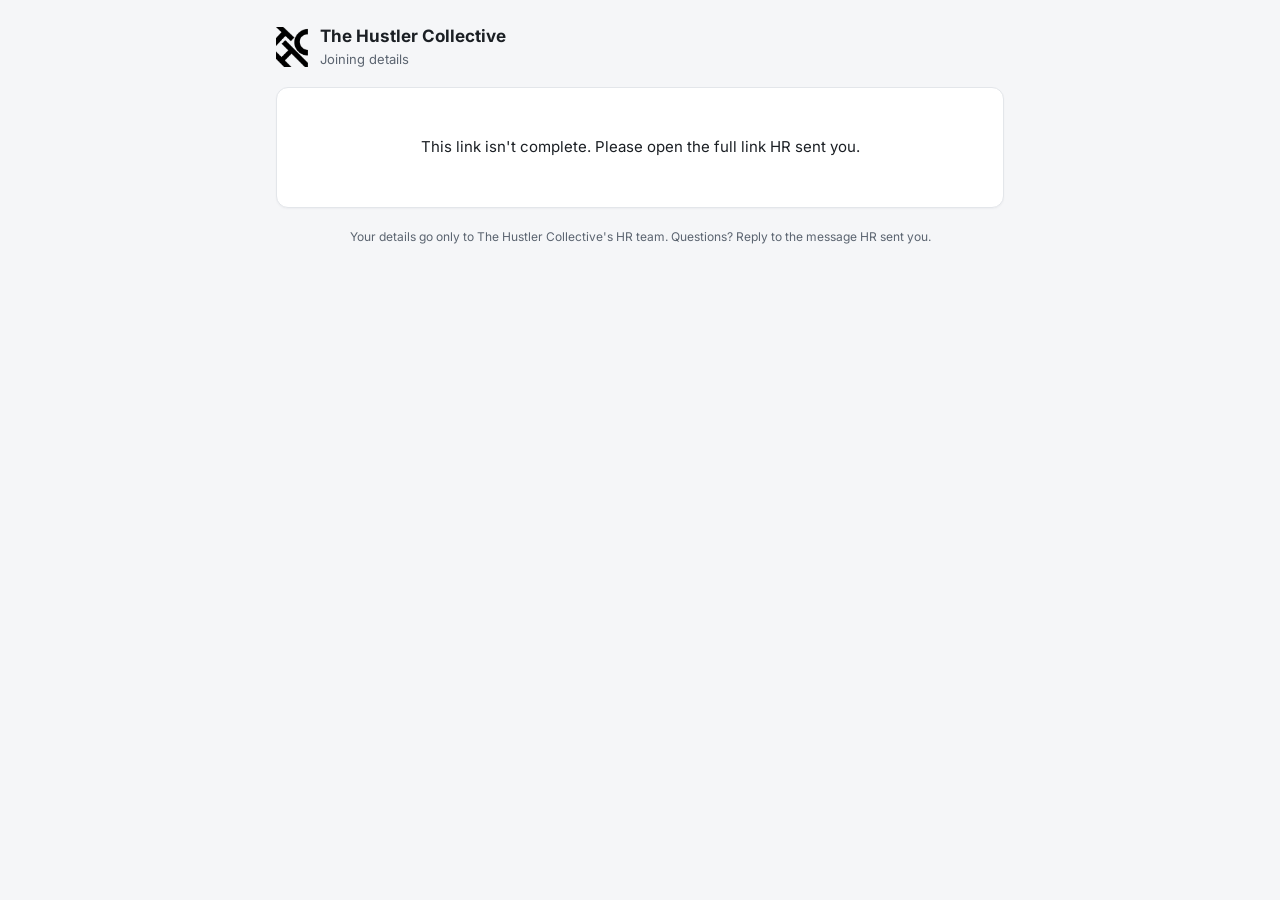
<file: index.html>
<!doctype html>
<html lang="en">
  <head>
    <meta charset="UTF-8" />
    <meta name="viewport" content="width=device-width, initial-scale=1.0" />
    <meta name="robots" content="noindex, nofollow" />
    <meta name="referrer" content="no-referrer" />
    <title>Joining details · The Hustler Collective</title>
    <script type="module" crossorigin src="./assets/join-DdM6_ghb.js"></script>
    <link rel="stylesheet" crossorigin href="./assets/join-LLkfHRBK.css">
  </head>
  <body>
    <div id="root"></div>
  </body>
</html>
</file>
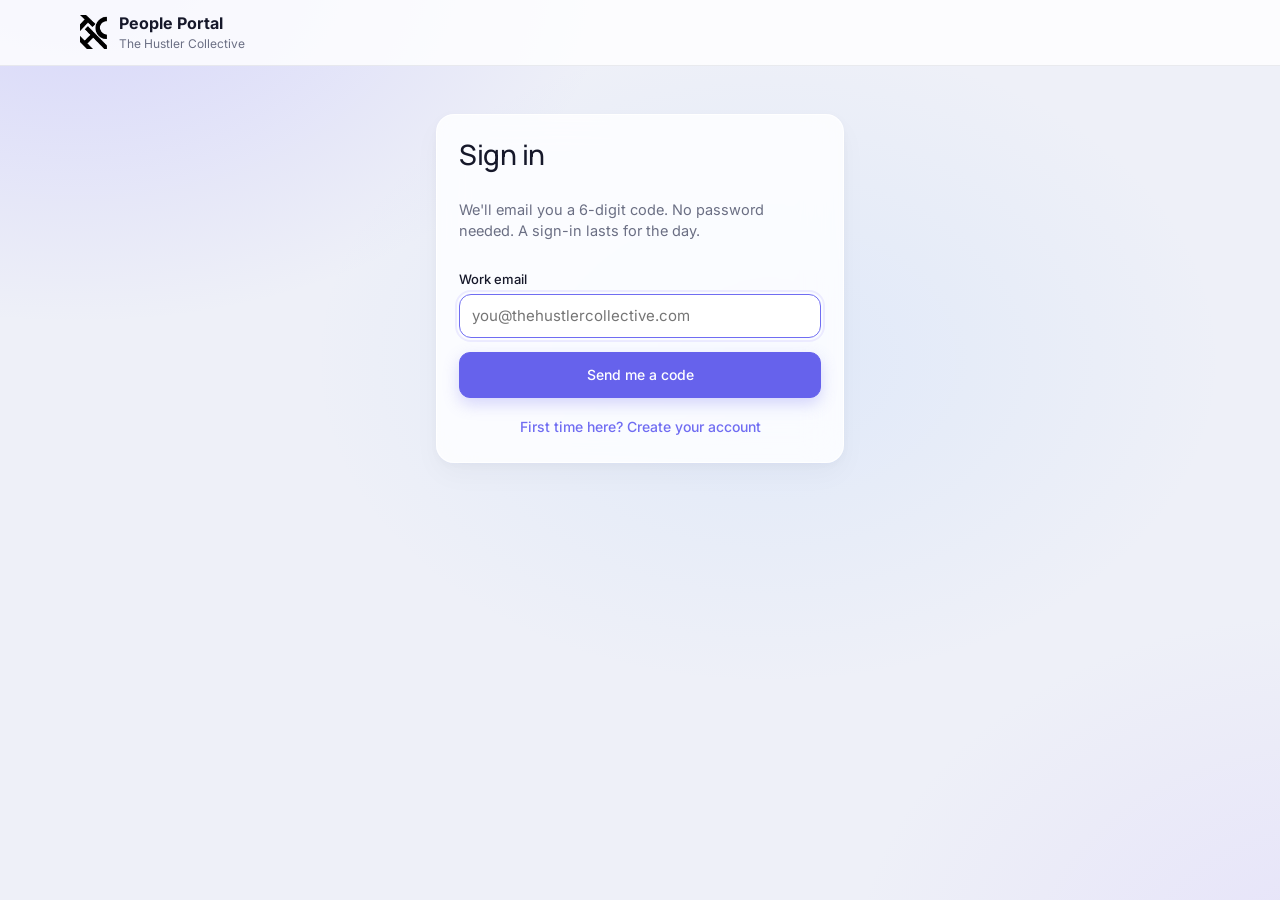
<file: portal/index.html>
<!doctype html>
<html lang="en">
  <head>
    <meta charset="UTF-8" />
    <meta name="viewport" content="width=device-width, initial-scale=1.0" />
    <meta name="robots" content="noindex, nofollow" />
    <meta name="referrer" content="no-referrer" />
    <meta name="theme-color" content="#2f4fc4" />
    <title>People Portal · The Hustler Collective</title>
    <script type="module" crossorigin src="./assets/portal-DzKuzDtj.js"></script>
    <link rel="stylesheet" crossorigin href="./assets/portal-D-3KZsQn.css">
  </head>
  <body>
    <div id="root"></div>
  </body>
</html>
</file>
<file: assets/join-LLkfHRBK.css>
@font-face{font-family:Inter;font-style:normal;font-display:swap;font-weight:400;src:url(./inter-cyrillic-ext-400-normal-BQZuk6qB.woff2) format("woff2"),url(./inter-cyrillic-ext-400-normal-DQukG94-.woff) format("woff");unicode-range:U+0460-052F,U+1C80-1C8A,U+20B4,U+2DE0-2DFF,U+A640-A69F,U+FE2E-FE2F}@font-face{font-family:Inter;font-style:normal;font-display:swap;font-weight:400;src:url(./inter-cyrillic-400-normal-obahsSVq.woff2) format("woff2"),url(./inter-cyrillic-400-normal-HOLc17fK.woff) format("woff");unicode-range:U+0301,U+0400-045F,U+0490-0491,U+04B0-04B1,U+2116}@font-face{font-family:Inter;font-style:normal;font-display:swap;font-weight:400;src:url(./inter-greek-ext-400-normal-DGGRlc-M.woff2) format("woff2"),url(./inter-greek-ext-400-normal-KugGGMne.woff) format("woff");unicode-range:U+1F00-1FFF}@font-face{font-family:Inter;font-style:normal;font-display:swap;font-weight:400;src:url(./inter-greek-400-normal-B4URO6DV.woff2) format("woff2"),url(./inter-greek-400-normal-q2sYcFCs.woff) format("woff");unicode-range:U+0370-0377,U+037A-037F,U+0384-038A,U+038C,U+038E-03A1,U+03A3-03FF}@font-face{font-family:Inter;font-style:normal;font-display:swap;font-weight:400;src:url(./inter-vietnamese-400-normal-DMkecbls.woff2) format("woff2"),url(./inter-vietnamese-400-normal-Bbgyi5SW.woff) format("woff");unicode-range:U+0102-0103,U+0110-0111,U+0128-0129,U+0168-0169,U+01A0-01A1,U+01AF-01B0,U+0300-0301,U+0303-0304,U+0308-0309,U+0323,U+0329,U+1EA0-1EF9,U+20AB}@font-face{font-family:Inter;font-style:normal;font-display:swap;font-weight:400;src:url(./inter-latin-ext-400-normal-C1nco2VV.woff2) format("woff2"),url(./inter-latin-ext-400-normal-77YHD8bZ.woff) format("woff");unicode-range:U+0100-02BA,U+02BD-02C5,U+02C7-02CC,U+02CE-02D7,U+02DD-02FF,U+0304,U+0308,U+0329,U+1D00-1DBF,U+1E00-1E9F,U+1EF2-1EFF,U+2020,U+20A0-20AB,U+20AD-20C0,U+2113,U+2C60-2C7F,U+A720-A7FF}@font-face{font-family:Inter;font-style:normal;font-display:swap;font-weight:400;src:url(./inter-latin-400-normal-C38fXH4l.woff2) format("woff2"),url(./inter-latin-400-normal-CyCys3Eg.woff) format("woff");unicode-range:U+0000-00FF,U+0131,U+0152-0153,U+02BB-02BC,U+02C6,U+02DA,U+02DC,U+0304,U+0308,U+0329,U+2000-206F,U+20AC,U+2122,U+2191,U+2193,U+2212,U+2215,U+FEFF,U+FFFD}@font-face{font-family:Inter;font-style:normal;font-display:swap;font-weight:500;src:url(./inter-cyrillic-ext-500-normal-B0yAr1jD.woff2) format("woff2"),url(./inter-cyrillic-ext-500-normal-BmqWE9Dz.woff) format("woff");unicode-range:U+0460-052F,U+1C80-1C8A,U+20B4,U+2DE0-2DFF,U+A640-A69F,U+FE2E-FE2F}@font-face{font-family:Inter;font-style:normal;font-display:swap;font-weight:500;src:url(./inter-cyrillic-500-normal-BasfLYem.woff2) format("woff2"),url(./inter-cyrillic-500-normal-CxZf_p3X.woff) format("woff");unicode-range:U+0301,U+0400-045F,U+0490-0491,U+04B0-04B1,U+2116}@font-face{font-family:Inter;font-style:normal;font-display:swap;font-weight:500;src:url(./inter-greek-ext-500-normal-C4iEst2y.woff2) format("woff2"),url(./inter-greek-ext-500-normal-2j5mBUwD.woff) format("woff");unicode-range:U+1F00-1FFF}@font-face{font-family:Inter;font-style:normal;font-display:swap;font-weight:500;src:url(./inter-greek-500-normal-BIZE56-Y.woff2) format("woff2"),url(./inter-greek-500-normal-Xzm54t5V.woff) format("woff");unicode-range:U+0370-0377,U+037A-037F,U+0384-038A,U+038C,U+038E-03A1,U+03A3-03FF}@font-face{font-family:Inter;font-style:normal;font-display:swap;font-weight:500;src:url(./inter-vietnamese-500-normal-DOriooB6.woff2) format("woff2"),url(./inter-vietnamese-500-normal-mJboJaSs.woff) format("woff");unicode-range:U+0102-0103,U+0110-0111,U+0128-0129,U+0168-0169,U+01A0-01A1,U+01AF-01B0,U+0300-0301,U+0303-0304,U+0308-0309,U+0323,U+0329,U+1EA0-1EF9,U+20AB}@font-face{font-family:Inter;font-style:normal;font-display:swap;font-weight:500;src:url(./inter-latin-ext-500-normal-CV4jyFjo.woff2) format("woff2"),url(./inter-latin-ext-500-normal-BxGbmqWO.woff) format("woff");unicode-range:U+0100-02BA,U+02BD-02C5,U+02C7-02CC,U+02CE-02D7,U+02DD-02FF,U+0304,U+0308,U+0329,U+1D00-1DBF,U+1E00-1E9F,U+1EF2-1EFF,U+2020,U+20A0-20AB,U+20AD-20C0,U+2113,U+2C60-2C7F,U+A720-A7FF}@font-face{font-family:Inter;font-style:normal;font-display:swap;font-weight:500;src:url(./inter-latin-500-normal-Cerq10X2.woff2) format("woff2"),url(./inter-latin-500-normal-BL9OpVg8.woff) format("woff");unicode-range:U+0000-00FF,U+0131,U+0152-0153,U+02BB-02BC,U+02C6,U+02DA,U+02DC,U+0304,U+0308,U+0329,U+2000-206F,U+20AC,U+2122,U+2191,U+2193,U+2212,U+2215,U+FEFF,U+FFFD}@font-face{font-family:Inter;font-style:normal;font-display:swap;font-weight:600;src:url(./inter-cyrillic-ext-600-normal-Dfes3d0z.woff2) format("woff2"),url(./inter-cyrillic-ext-600-normal-Bcila6Z-.woff) format("woff");unicode-range:U+0460-052F,U+1C80-1C8A,U+20B4,U+2DE0-2DFF,U+A640-A69F,U+FE2E-FE2F}@font-face{font-family:Inter;font-style:normal;font-display:swap;font-weight:600;src:url(./inter-cyrillic-600-normal-CWCymEST.woff2) format("woff2"),url(./inter-cyrillic-600-normal-4D_pXhcN.woff) format("woff");unicode-range:U+0301,U+0400-045F,U+0490-0491,U+04B0-04B1,U+2116}@font-face{font-family:Inter;font-style:normal;font-display:swap;font-weight:600;src:url(./inter-greek-ext-600-normal-DRtmH8MT.woff2) format("woff2"),url(./inter-greek-ext-600-normal-B8X0CLgF.woff) format("woff");unicode-range:U+1F00-1FFF}@font-face{font-family:Inter;font-style:normal;font-display:swap;font-weight:600;src:url(./inter-greek-600-normal-plRanbMR.woff2) format("woff2"),url(./inter-greek-600-normal-BZpKdvQh.woff) format("woff");unicode-range:U+0370-0377,U+037A-037F,U+0384-038A,U+038C,U+038E-03A1,U+03A3-03FF}@font-face{font-family:Inter;font-style:normal;font-display:swap;font-weight:600;src:url(./inter-vietnamese-600-normal-Cc8MFFhd.woff2) format("woff2"),url(./inter-vietnamese-600-normal-BuLX-rYi.woff) format("woff");unicode-range:U+0102-0103,U+0110-0111,U+0128-0129,U+0168-0169,U+01A0-01A1,U+01AF-01B0,U+0300-0301,U+0303-0304,U+0308-0309,U+0323,U+0329,U+1EA0-1EF9,U+20AB}@font-face{font-family:Inter;font-style:normal;font-display:swap;font-weight:600;src:url(./inter-latin-ext-600-normal-D2bJ5OIk.woff2) format("woff2"),url(./inter-latin-ext-600-normal-CIVaiw4L.woff) format("woff");unicode-range:U+0100-02BA,U+02BD-02C5,U+02C7-02CC,U+02CE-02D7,U+02DD-02FF,U+0304,U+0308,U+0329,U+1D00-1DBF,U+1E00-1E9F,U+1EF2-1EFF,U+2020,U+20A0-20AB,U+20AD-20C0,U+2113,U+2C60-2C7F,U+A720-A7FF}@font-face{font-family:Inter;font-style:normal;font-display:swap;font-weight:600;src:url(./inter-latin-600-normal-LgqL8muc.woff2) format("woff2"),url(./inter-latin-600-normal-CiBQ2DWP.woff) format("woff");unicode-range:U+0000-00FF,U+0131,U+0152-0153,U+02BB-02BC,U+02C6,U+02DA,U+02DC,U+0304,U+0308,U+0329,U+2000-206F,U+20AC,U+2122,U+2191,U+2193,U+2212,U+2215,U+FEFF,U+FFFD}@font-face{font-family:Inter;font-style:normal;font-display:swap;font-weight:700;src:url(./inter-cyrillic-ext-700-normal-BjwYoWNd.woff2) format("woff2"),url(./inter-cyrillic-ext-700-normal-LO58E6JB.woff) format("woff");unicode-range:U+0460-052F,U+1C80-1C8A,U+20B4,U+2DE0-2DFF,U+A640-A69F,U+FE2E-FE2F}@font-face{font-family:Inter;font-style:normal;font-display:swap;font-weight:700;src:url(./inter-cyrillic-700-normal-CjBOestx.woff2) format("woff2"),url(./inter-cyrillic-700-normal-DrXBdSj3.woff) format("woff");unicode-range:U+0301,U+0400-045F,U+0490-0491,U+04B0-04B1,U+2116}@font-face{font-family:Inter;font-style:normal;font-display:swap;font-weight:700;src:url(./inter-greek-ext-700-normal-qfdV9bQt.woff2) format("woff2"),url(./inter-greek-ext-700-normal-BoQ6DsYi.woff) format("woff");unicode-range:U+1F00-1FFF}@font-face{font-family:Inter;font-style:normal;font-display:swap;font-weight:700;src:url(./inter-greek-700-normal-C3JjAnD8.woff2) format("woff2"),url(./inter-greek-700-normal-BUv2fZ6O.woff) format("woff");unicode-range:U+0370-0377,U+037A-037F,U+0384-038A,U+038C,U+038E-03A1,U+03A3-03FF}@font-face{font-family:Inter;font-style:normal;font-display:swap;font-weight:700;src:url(./inter-vietnamese-700-normal-DlLaEgI2.woff2) format("woff2"),url(./inter-vietnamese-700-normal-BZaoP0fm.woff) format("woff");unicode-range:U+0102-0103,U+0110-0111,U+0128-0129,U+0168-0169,U+01A0-01A1,U+01AF-01B0,U+0300-0301,U+0303-0304,U+0308-0309,U+0323,U+0329,U+1EA0-1EF9,U+20AB}@font-face{font-family:Inter;font-style:normal;font-display:swap;font-weight:700;src:url(./inter-latin-ext-700-normal-Ca8adRJv.woff2) format("woff2"),url(./inter-latin-ext-700-normal-TidjK2hL.woff) format("woff");unicode-range:U+0100-02BA,U+02BD-02C5,U+02C7-02CC,U+02CE-02D7,U+02DD-02FF,U+0304,U+0308,U+0329,U+1D00-1DBF,U+1E00-1E9F,U+1EF2-1EFF,U+2020,U+20A0-20AB,U+20AD-20C0,U+2113,U+2C60-2C7F,U+A720-A7FF}@font-face{font-family:Inter;font-style:normal;font-display:swap;font-weight:700;src:url(./inter-latin-700-normal-Yt3aPRUw.woff2) format("woff2"),url(./inter-latin-700-normal-BLAVimhd.woff) format("woff");unicode-range:U+0000-00FF,U+0131,U+0152-0153,U+02BB-02BC,U+02C6,U+02DA,U+02DC,U+0304,U+0308,U+0329,U+2000-206F,U+20AC,U+2122,U+2191,U+2193,U+2212,U+2215,U+FEFF,U+FFFD}:root{--bg: #f5f6f8;--card: #ffffff;--border: #e3e6ea;--text: #1b1f24;--muted: #5b6470;--accent: #2f4fc4;--accent-dark: #1e3a9e;--accent-soft: #e6ebfb;--red: #b42318;--red-soft: #fff4f2;--green: #1e6b34;--green-soft: #e3f3e7;color-scheme:light}*{box-sizing:border-box}body{margin:0;background:var(--bg);color:var(--text);font-family:Inter,system-ui,-apple-system,Segoe UI,sans-serif;font-size:15px;line-height:1.5;-webkit-font-smoothing:antialiased}.j-page{max-width:760px;margin:0 auto;padding:24px 16px 48px}.j-top{display:flex;align-items:center;gap:12px;margin-bottom:18px}.j-logo{height:40px;width:auto}.j-company{font-weight:700;font-size:17px}.j-kicker{color:var(--muted);font-size:13px}.j-card{background:var(--card);border:1px solid var(--border);border-radius:12px;padding:28px;box-shadow:0 1px 2px #1018280a}.j-center{text-align:center;padding:48px 28px}.j-card h1{font-size:22px;margin:0 0 6px}.j-lead{color:var(--muted);margin:0 0 8px}.j-note{background:var(--accent-soft);color:var(--accent-dark);border-radius:8px;padding:8px 12px;font-size:13px}.j-done{width:56px;height:56px;margin:0 auto 12px;border-radius:50%;background:var(--green-soft);color:var(--green);display:grid;place-items:center;font-size:28px;font-weight:700}section{margin-top:26px}h2{font-size:13px;text-transform:uppercase;letter-spacing:.04em;color:var(--accent);margin:0 0 12px;padding-bottom:8px;border-bottom:1px solid var(--border)}.j-grid{display:grid;grid-template-columns:1fr 1fr;gap:14px 16px}.j-field{display:flex;flex-direction:column;gap:5px;font-size:13px;font-weight:500;min-width:0}.j-field.wide{grid-column:1 / -1}.j-field input{font:inherit;font-size:15px;font-weight:400;color:var(--text);border:1px solid #d5d9df;border-radius:8px;padding:10px 12px;background:#fff;min-width:0;width:100%}.j-field input:focus{outline:2px solid var(--accent-soft);border-color:var(--accent)}.j-field.bad input{border-color:var(--red);background:var(--red-soft)}.j-field small{color:var(--red);font-weight:400}em{color:var(--red);font-style:normal}.j-hint{color:var(--muted);font-size:13px;margin:-4px 0 10px}.j-docgroup{margin-bottom:12px}.j-docgroup-title{font-size:12px;color:var(--muted);font-weight:600;margin:10px 0 6px}.j-doc{display:flex;align-items:center;gap:12px;padding:10px 12px;border:1px solid var(--border);border-radius:8px;margin-bottom:6px}.j-doc.done{border-color:#b9dcc3;background:#f6fbf7}.j-doc.bad{border-color:var(--red);background:var(--red-soft)}.j-check{width:20px;height:20px;flex:none;border-radius:50%;border:1.5px solid #c5cbd3;display:grid;place-items:center;font-size:12px;color:#fff}.j-doc.done .j-check{background:var(--green);border-color:var(--green)}.j-doc-main{flex:1;min-width:0;font-size:14px}.j-chip{display:inline-flex;align-items:center;gap:4px;max-width:100%;margin:4px 6px 0 0;padding:2px 4px 2px 8px;background:#fff;border:1px solid var(--border);border-radius:999px;font-size:12px;color:var(--muted);overflow:hidden;text-overflow:ellipsis;white-space:nowrap}.j-chip button{border:0;background:none;color:var(--muted);font-size:15px;line-height:1;cursor:pointer;padding:0 4px}.j-files{display:flex;flex-wrap:wrap;gap:8px;margin-top:6px}.j-file{display:inline-flex;align-items:center;max-width:100%;background:#fff;border:1px solid var(--border);border-radius:8px;overflow:hidden}.j-file-open{display:flex;align-items:center;gap:8px;min-width:0;border:0;background:none;padding:4px;font:inherit;color:var(--text);cursor:pointer;text-align:left}.j-file-open:hover:not(:disabled) .j-file-name{color:var(--accent);text-decoration:underline}.j-file-open:disabled{cursor:default}.j-file-name{font-size:12px;color:var(--muted);max-width:200px;overflow:hidden;text-overflow:ellipsis;white-space:nowrap}.j-file-remove{border:0;border-left:1px solid var(--border);background:none;color:var(--muted);font-size:16px;line-height:1;cursor:pointer;padding:0 10px;align-self:stretch}.j-file-remove:hover{color:var(--red);background:var(--red-soft)}.j-thumb{width:44px;height:56px;flex:none;border-radius:4px;border:1px solid var(--border);background:#f2f4f7;overflow:hidden;display:grid;place-items:center}.j-thumb img{width:100%;height:100%;object-fit:cover}.j-thumb canvas{display:block}.j-thumb.blank{font-size:10px;font-weight:700;color:var(--muted);letter-spacing:.03em}.j-viewer{position:fixed;top:0;right:0;bottom:0;left:0;z-index:50;background:#0f1218d1;display:flex;flex-direction:column}.j-viewer-bar{display:flex;align-items:center;gap:12px;padding:10px 12px 10px 16px;color:#fff}.j-viewer-name{flex:1;min-width:0;font-size:14px;font-weight:600;overflow:hidden;text-overflow:ellipsis;white-space:nowrap}.j-viewer-btn{width:40px;height:40px;flex:none;border-radius:50%;border:0;background:#ffffff24;color:#fff;font-size:18px;line-height:1;cursor:pointer;display:grid;place-items:center}.j-viewer-btn:hover,.j-viewer-btn:focus-visible{background:#ffffff47;outline:none}.j-viewer-prev,.j-viewer-next{position:absolute;top:50%;transform:translateY(-50%);width:48px;height:48px;font-size:30px;padding-bottom:3px}.j-viewer-prev{left:16px}.j-viewer-next{right:16px}.j-viewer.has-nav .j-viewer-body{padding-left:80px;padding-right:80px}.j-viewer-count{color:#ffffffbf;font-size:13px;flex:none}.j-viewer-pages{display:flex;flex-direction:column;align-items:center;gap:12px;width:100%}.j-viewer-pages:empty{display:none}.j-viewer-body{flex:1;overflow:auto;display:flex;flex-direction:column;align-items:center;gap:12px;padding:4px 12px 24px}.j-viewer-body img{max-width:min(100%,900px);height:auto;border-radius:4px;background:#fff}.j-viewer-body canvas{background:#fff;border-radius:2px;box-shadow:0 2px 12px #0000004d;max-width:100%;height:auto!important}.j-viewer-msg{color:#fff;margin-top:40px}.j-btn{font:inherit;font-weight:600;border-radius:8px;border:1px solid #d5d9df;background:#fff;color:var(--text);padding:10px 18px;cursor:pointer}.j-btn.small{padding:6px 12px;font-size:13px;flex:none}.j-btn.primary{background:var(--accent);border-color:var(--accent);color:#fff}.j-btn.primary:hover{background:var(--accent-dark)}.j-btn:disabled{opacity:.55;cursor:default}.j-agree{display:flex;gap:10px;align-items:flex-start;font-size:14px;color:var(--muted)}.j-agree input{margin-top:3px;width:18px;height:18px;flex:none;accent-color:var(--accent)}.j-error{background:var(--red-soft);color:var(--red);border-radius:8px;padding:10px 12px;font-size:14px;margin:18px 0 0}.j-actions{display:flex;align-items:center;justify-content:flex-end;gap:16px;margin-top:22px}.j-saved{color:var(--muted);font-size:13px}.j-foot{text-align:center;color:var(--muted);font-size:12px;margin-top:20px}@media (max-width: 560px){.j-card{padding:20px 16px}.j-grid{grid-template-columns:1fr}.j-actions .j-btn.primary{flex:1}}
</file>
<file: portal/assets/portal-D-3KZsQn.css>
@font-face{font-family:Inter;font-style:normal;font-display:swap;font-weight:400;src:url(./inter-cyrillic-ext-400-normal-BQZuk6qB.woff2) format("woff2"),url(./inter-cyrillic-ext-400-normal-DQukG94-.woff) format("woff");unicode-range:U+0460-052F,U+1C80-1C8A,U+20B4,U+2DE0-2DFF,U+A640-A69F,U+FE2E-FE2F}@font-face{font-family:Inter;font-style:normal;font-display:swap;font-weight:400;src:url(./inter-cyrillic-400-normal-obahsSVq.woff2) format("woff2"),url(./inter-cyrillic-400-normal-HOLc17fK.woff) format("woff");unicode-range:U+0301,U+0400-045F,U+0490-0491,U+04B0-04B1,U+2116}@font-face{font-family:Inter;font-style:normal;font-display:swap;font-weight:400;src:url(./inter-greek-ext-400-normal-DGGRlc-M.woff2) format("woff2"),url(./inter-greek-ext-400-normal-KugGGMne.woff) format("woff");unicode-range:U+1F00-1FFF}@font-face{font-family:Inter;font-style:normal;font-display:swap;font-weight:400;src:url(./inter-greek-400-normal-B4URO6DV.woff2) format("woff2"),url(./inter-greek-400-normal-q2sYcFCs.woff) format("woff");unicode-range:U+0370-0377,U+037A-037F,U+0384-038A,U+038C,U+038E-03A1,U+03A3-03FF}@font-face{font-family:Inter;font-style:normal;font-display:swap;font-weight:400;src:url(./inter-vietnamese-400-normal-DMkecbls.woff2) format("woff2"),url(./inter-vietnamese-400-normal-Bbgyi5SW.woff) format("woff");unicode-range:U+0102-0103,U+0110-0111,U+0128-0129,U+0168-0169,U+01A0-01A1,U+01AF-01B0,U+0300-0301,U+0303-0304,U+0308-0309,U+0323,U+0329,U+1EA0-1EF9,U+20AB}@font-face{font-family:Inter;font-style:normal;font-display:swap;font-weight:400;src:url(./inter-latin-ext-400-normal-C1nco2VV.woff2) format("woff2"),url(./inter-latin-ext-400-normal-77YHD8bZ.woff) format("woff");unicode-range:U+0100-02BA,U+02BD-02C5,U+02C7-02CC,U+02CE-02D7,U+02DD-02FF,U+0304,U+0308,U+0329,U+1D00-1DBF,U+1E00-1E9F,U+1EF2-1EFF,U+2020,U+20A0-20AB,U+20AD-20C0,U+2113,U+2C60-2C7F,U+A720-A7FF}@font-face{font-family:Inter;font-style:normal;font-display:swap;font-weight:400;src:url(./inter-latin-400-normal-C38fXH4l.woff2) format("woff2"),url(./inter-latin-400-normal-CyCys3Eg.woff) format("woff");unicode-range:U+0000-00FF,U+0131,U+0152-0153,U+02BB-02BC,U+02C6,U+02DA,U+02DC,U+0304,U+0308,U+0329,U+2000-206F,U+20AC,U+2122,U+2191,U+2193,U+2212,U+2215,U+FEFF,U+FFFD}@font-face{font-family:Manrope;font-style:normal;font-display:swap;font-weight:400;src:url([data-uri]) format("woff2"),url([data-uri]) format("woff");unicode-range:U+0460-052F,U+1C80-1C8A,U+20B4,U+2DE0-2DFF,U+A640-A69F,U+FE2E-FE2F}@font-face{font-family:Manrope;font-style:normal;font-display:swap;font-weight:400;src:url(./manrope-cyrillic-400-normal-BMzJvInZ.woff2) format("woff2"),url(./manrope-cyrillic-400-normal-Dvx59UGC.woff) format("woff");unicode-range:U+0301,U+0400-045F,U+0490-0491,U+04B0-04B1,U+2116}@font-face{font-family:Manrope;font-style:normal;font-display:swap;font-weight:400;src:url(./manrope-greek-400-normal-CM4qok81.woff2) format("woff2"),url(./manrope-greek-400-normal-DuX9RsAR.woff) format("woff");unicode-range:U+0370-0377,U+037A-037F,U+0384-038A,U+038C,U+038E-03A1,U+03A3-03FF}@font-face{font-family:Manrope;font-style:normal;font-display:swap;font-weight:400;src:url(./manrope-vietnamese-400-normal-DHb3EETF.woff2) format("woff2"),url(./manrope-vietnamese-400-normal-D7E_mLGF.woff) format("woff");unicode-range:U+0102-0103,U+0110-0111,U+0128-0129,U+0168-0169,U+01A0-01A1,U+01AF-01B0,U+0300-0301,U+0303-0304,U+0308-0309,U+0323,U+0329,U+1EA0-1EF9,U+20AB}@font-face{font-family:Manrope;font-style:normal;font-display:swap;font-weight:400;src:url(./manrope-latin-ext-400-normal-CMDvPJRp.woff2) format("woff2"),url(./manrope-latin-ext-400-normal-C-X6QNXX.woff) format("woff");unicode-range:U+0100-02BA,U+02BD-02C5,U+02C7-02CC,U+02CE-02D7,U+02DD-02FF,U+0304,U+0308,U+0329,U+1D00-1DBF,U+1E00-1E9F,U+1EF2-1EFF,U+2020,U+20A0-20AB,U+20AD-20C0,U+2113,U+2C60-2C7F,U+A720-A7FF}@font-face{font-family:Manrope;font-style:normal;font-display:swap;font-weight:400;src:url(./manrope-latin-400-normal-PaqtzbVb.woff2) format("woff2"),url(./manrope-latin-400-normal-8tf8FM3T.woff) format("woff");unicode-range:U+0000-00FF,U+0131,U+0152-0153,U+02BB-02BC,U+02C6,U+02DA,U+02DC,U+0304,U+0308,U+0329,U+2000-206F,U+20AC,U+2122,U+2191,U+2193,U+2212,U+2215,U+FEFF,U+FFFD}@font-face{font-family:Manrope;font-style:normal;font-display:swap;font-weight:500;src:url([data-uri]) format("woff2"),url([data-uri]) format("woff");unicode-range:U+0460-052F,U+1C80-1C8A,U+20B4,U+2DE0-2DFF,U+A640-A69F,U+FE2E-FE2F}@font-face{font-family:Manrope;font-style:normal;font-display:swap;font-weight:500;src:url(./manrope-cyrillic-500-normal-B1OEZity.woff2) format("woff2"),url(./manrope-cyrillic-500-normal-CNwnNrRC.woff) format("woff");unicode-range:U+0301,U+0400-045F,U+0490-0491,U+04B0-04B1,U+2116}@font-face{font-family:Manrope;font-style:normal;font-display:swap;font-weight:500;src:url(./manrope-greek-500-normal-GeMIHyWm.woff2) format("woff2"),url(./manrope-greek-500-normal-DyxYGEtJ.woff) format("woff");unicode-range:U+0370-0377,U+037A-037F,U+0384-038A,U+038C,U+038E-03A1,U+03A3-03FF}@font-face{font-family:Manrope;font-style:normal;font-display:swap;font-weight:500;src:url(./manrope-vietnamese-500-normal-DCXiE_xi.woff2) format("woff2"),url(./manrope-vietnamese-500-normal-DaZ8i3XM.woff) format("woff");unicode-range:U+0102-0103,U+0110-0111,U+0128-0129,U+0168-0169,U+01A0-01A1,U+01AF-01B0,U+0300-0301,U+0303-0304,U+0308-0309,U+0323,U+0329,U+1EA0-1EF9,U+20AB}@font-face{font-family:Manrope;font-style:normal;font-display:swap;font-weight:500;src:url(./manrope-latin-ext-500-normal-dm74KBQw.woff2) format("woff2"),url(./manrope-latin-ext-500-normal-EtoS1VaI.woff) format("woff");unicode-range:U+0100-02BA,U+02BD-02C5,U+02C7-02CC,U+02CE-02D7,U+02DD-02FF,U+0304,U+0308,U+0329,U+1D00-1DBF,U+1E00-1E9F,U+1EF2-1EFF,U+2020,U+20A0-20AB,U+20AD-20C0,U+2113,U+2C60-2C7F,U+A720-A7FF}@font-face{font-family:Manrope;font-style:normal;font-display:swap;font-weight:500;src:url(./manrope-latin-500-normal-BYYD-dBL.woff2) format("woff2"),url(./manrope-latin-500-normal-DMZssgOp.woff) format("woff");unicode-range:U+0000-00FF,U+0131,U+0152-0153,U+02BB-02BC,U+02C6,U+02DA,U+02DC,U+0304,U+0308,U+0329,U+2000-206F,U+20AC,U+2122,U+2191,U+2193,U+2212,U+2215,U+FEFF,U+FFFD}@font-face{font-family:Manrope;font-style:normal;font-display:swap;font-weight:600;src:url([data-uri]) format("woff2"),url([data-uri]) format("woff");unicode-range:U+0460-052F,U+1C80-1C8A,U+20B4,U+2DE0-2DFF,U+A640-A69F,U+FE2E-FE2F}@font-face{font-family:Manrope;font-style:normal;font-display:swap;font-weight:600;src:url(./manrope-cyrillic-600-normal-DvRl3Mj-.woff2) format("woff2"),url(./manrope-cyrillic-600-normal-It4mZcQk.woff) format("woff");unicode-range:U+0301,U+0400-045F,U+0490-0491,U+04B0-04B1,U+2116}@font-face{font-family:Manrope;font-style:normal;font-display:swap;font-weight:600;src:url(./manrope-greek-600-normal-BoRV6lzK.woff2) format("woff2"),url(./manrope-greek-600-normal-CF2i9ZRY.woff) format("woff");unicode-range:U+0370-0377,U+037A-037F,U+0384-038A,U+038C,U+038E-03A1,U+03A3-03FF}@font-face{font-family:Manrope;font-style:normal;font-display:swap;font-weight:600;src:url(./manrope-vietnamese-600-normal-C1J5PCl_.woff2) format("woff2"),url(./manrope-vietnamese-600-normal-lA7a_7Ok.woff) format("woff");unicode-range:U+0102-0103,U+0110-0111,U+0128-0129,U+0168-0169,U+01A0-01A1,U+01AF-01B0,U+0300-0301,U+0303-0304,U+0308-0309,U+0323,U+0329,U+1EA0-1EF9,U+20AB}@font-face{font-family:Manrope;font-style:normal;font-display:swap;font-weight:600;src:url(./manrope-latin-ext-600-normal-_gBojHdJ.woff2) format("woff2"),url(./manrope-latin-ext-600-normal-u5Pl7hTU.woff) format("woff");unicode-range:U+0100-02BA,U+02BD-02C5,U+02C7-02CC,U+02CE-02D7,U+02DD-02FF,U+0304,U+0308,U+0329,U+1D00-1DBF,U+1E00-1E9F,U+1EF2-1EFF,U+2020,U+20A0-20AB,U+20AD-20C0,U+2113,U+2C60-2C7F,U+A720-A7FF}@font-face{font-family:Manrope;font-style:normal;font-display:swap;font-weight:600;src:url(./manrope-latin-600-normal-4f0koTD-.woff2) format("woff2"),url(./manrope-latin-600-normal-BqgrALkZ.woff) format("woff");unicode-range:U+0000-00FF,U+0131,U+0152-0153,U+02BB-02BC,U+02C6,U+02DA,U+02DC,U+0304,U+0308,U+0329,U+2000-206F,U+20AC,U+2122,U+2191,U+2193,U+2212,U+2215,U+FEFF,U+FFFD}@font-face{font-family:Inter;font-style:normal;font-display:swap;font-weight:500;src:url(./inter-cyrillic-ext-500-normal-B0yAr1jD.woff2) format("woff2"),url(./inter-cyrillic-ext-500-normal-BmqWE9Dz.woff) format("woff");unicode-range:U+0460-052F,U+1C80-1C8A,U+20B4,U+2DE0-2DFF,U+A640-A69F,U+FE2E-FE2F}@font-face{font-family:Inter;font-style:normal;font-display:swap;font-weight:500;src:url(./inter-cyrillic-500-normal-BasfLYem.woff2) format("woff2"),url(./inter-cyrillic-500-normal-CxZf_p3X.woff) format("woff");unicode-range:U+0301,U+0400-045F,U+0490-0491,U+04B0-04B1,U+2116}@font-face{font-family:Inter;font-style:normal;font-display:swap;font-weight:500;src:url(./inter-greek-ext-500-normal-C4iEst2y.woff2) format("woff2"),url(./inter-greek-ext-500-normal-2j5mBUwD.woff) format("woff");unicode-range:U+1F00-1FFF}@font-face{font-family:Inter;font-style:normal;font-display:swap;font-weight:500;src:url(./inter-greek-500-normal-BIZE56-Y.woff2) format("woff2"),url(./inter-greek-500-normal-Xzm54t5V.woff) format("woff");unicode-range:U+0370-0377,U+037A-037F,U+0384-038A,U+038C,U+038E-03A1,U+03A3-03FF}@font-face{font-family:Inter;font-style:normal;font-display:swap;font-weight:500;src:url(./inter-vietnamese-500-normal-DOriooB6.woff2) format("woff2"),url(./inter-vietnamese-500-normal-mJboJaSs.woff) format("woff");unicode-range:U+0102-0103,U+0110-0111,U+0128-0129,U+0168-0169,U+01A0-01A1,U+01AF-01B0,U+0300-0301,U+0303-0304,U+0308-0309,U+0323,U+0329,U+1EA0-1EF9,U+20AB}@font-face{font-family:Inter;font-style:normal;font-display:swap;font-weight:500;src:url(./inter-latin-ext-500-normal-CV4jyFjo.woff2) format("woff2"),url(./inter-latin-ext-500-normal-BxGbmqWO.woff) format("woff");unicode-range:U+0100-02BA,U+02BD-02C5,U+02C7-02CC,U+02CE-02D7,U+02DD-02FF,U+0304,U+0308,U+0329,U+1D00-1DBF,U+1E00-1E9F,U+1EF2-1EFF,U+2020,U+20A0-20AB,U+20AD-20C0,U+2113,U+2C60-2C7F,U+A720-A7FF}@font-face{font-family:Inter;font-style:normal;font-display:swap;font-weight:500;src:url(./inter-latin-500-normal-Cerq10X2.woff2) format("woff2"),url(./inter-latin-500-normal-BL9OpVg8.woff) format("woff");unicode-range:U+0000-00FF,U+0131,U+0152-0153,U+02BB-02BC,U+02C6,U+02DA,U+02DC,U+0304,U+0308,U+0329,U+2000-206F,U+20AC,U+2122,U+2191,U+2193,U+2212,U+2215,U+FEFF,U+FFFD}@font-face{font-family:Inter;font-style:normal;font-display:swap;font-weight:600;src:url(./inter-cyrillic-ext-600-normal-Dfes3d0z.woff2) format("woff2"),url(./inter-cyrillic-ext-600-normal-Bcila6Z-.woff) format("woff");unicode-range:U+0460-052F,U+1C80-1C8A,U+20B4,U+2DE0-2DFF,U+A640-A69F,U+FE2E-FE2F}@font-face{font-family:Inter;font-style:normal;font-display:swap;font-weight:600;src:url(./inter-cyrillic-600-normal-CWCymEST.woff2) format("woff2"),url(./inter-cyrillic-600-normal-4D_pXhcN.woff) format("woff");unicode-range:U+0301,U+0400-045F,U+0490-0491,U+04B0-04B1,U+2116}@font-face{font-family:Inter;font-style:normal;font-display:swap;font-weight:600;src:url(./inter-greek-ext-600-normal-DRtmH8MT.woff2) format("woff2"),url(./inter-greek-ext-600-normal-B8X0CLgF.woff) format("woff");unicode-range:U+1F00-1FFF}@font-face{font-family:Inter;font-style:normal;font-display:swap;font-weight:600;src:url(./inter-greek-600-normal-plRanbMR.woff2) format("woff2"),url(./inter-greek-600-normal-BZpKdvQh.woff) format("woff");unicode-range:U+0370-0377,U+037A-037F,U+0384-038A,U+038C,U+038E-03A1,U+03A3-03FF}@font-face{font-family:Inter;font-style:normal;font-display:swap;font-weight:600;src:url(./inter-vietnamese-600-normal-Cc8MFFhd.woff2) format("woff2"),url(./inter-vietnamese-600-normal-BuLX-rYi.woff) format("woff");unicode-range:U+0102-0103,U+0110-0111,U+0128-0129,U+0168-0169,U+01A0-01A1,U+01AF-01B0,U+0300-0301,U+0303-0304,U+0308-0309,U+0323,U+0329,U+1EA0-1EF9,U+20AB}@font-face{font-family:Inter;font-style:normal;font-display:swap;font-weight:600;src:url(./inter-latin-ext-600-normal-D2bJ5OIk.woff2) format("woff2"),url(./inter-latin-ext-600-normal-CIVaiw4L.woff) format("woff");unicode-range:U+0100-02BA,U+02BD-02C5,U+02C7-02CC,U+02CE-02D7,U+02DD-02FF,U+0304,U+0308,U+0329,U+1D00-1DBF,U+1E00-1E9F,U+1EF2-1EFF,U+2020,U+20A0-20AB,U+20AD-20C0,U+2113,U+2C60-2C7F,U+A720-A7FF}@font-face{font-family:Inter;font-style:normal;font-display:swap;font-weight:600;src:url(./inter-latin-600-normal-LgqL8muc.woff2) format("woff2"),url(./inter-latin-600-normal-CiBQ2DWP.woff) format("woff");unicode-range:U+0000-00FF,U+0131,U+0152-0153,U+02BB-02BC,U+02C6,U+02DA,U+02DC,U+0304,U+0308,U+0329,U+2000-206F,U+20AC,U+2122,U+2191,U+2193,U+2212,U+2215,U+FEFF,U+FFFD}@font-face{font-family:Inter;font-style:normal;font-display:swap;font-weight:700;src:url(./inter-cyrillic-ext-700-normal-BjwYoWNd.woff2) format("woff2"),url(./inter-cyrillic-ext-700-normal-LO58E6JB.woff) format("woff");unicode-range:U+0460-052F,U+1C80-1C8A,U+20B4,U+2DE0-2DFF,U+A640-A69F,U+FE2E-FE2F}@font-face{font-family:Inter;font-style:normal;font-display:swap;font-weight:700;src:url(./inter-cyrillic-700-normal-CjBOestx.woff2) format("woff2"),url(./inter-cyrillic-700-normal-DrXBdSj3.woff) format("woff");unicode-range:U+0301,U+0400-045F,U+0490-0491,U+04B0-04B1,U+2116}@font-face{font-family:Inter;font-style:normal;font-display:swap;font-weight:700;src:url(./inter-greek-ext-700-normal-qfdV9bQt.woff2) format("woff2"),url(./inter-greek-ext-700-normal-BoQ6DsYi.woff) format("woff");unicode-range:U+1F00-1FFF}@font-face{font-family:Inter;font-style:normal;font-display:swap;font-weight:700;src:url(./inter-greek-700-normal-C3JjAnD8.woff2) format("woff2"),url(./inter-greek-700-normal-BUv2fZ6O.woff) format("woff");unicode-range:U+0370-0377,U+037A-037F,U+0384-038A,U+038C,U+038E-03A1,U+03A3-03FF}@font-face{font-family:Inter;font-style:normal;font-display:swap;font-weight:700;src:url(./inter-vietnamese-700-normal-DlLaEgI2.woff2) format("woff2"),url(./inter-vietnamese-700-normal-BZaoP0fm.woff) format("woff");unicode-range:U+0102-0103,U+0110-0111,U+0128-0129,U+0168-0169,U+01A0-01A1,U+01AF-01B0,U+0300-0301,U+0303-0304,U+0308-0309,U+0323,U+0329,U+1EA0-1EF9,U+20AB}@font-face{font-family:Inter;font-style:normal;font-display:swap;font-weight:700;src:url(./inter-latin-ext-700-normal-Ca8adRJv.woff2) format("woff2"),url(./inter-latin-ext-700-normal-TidjK2hL.woff) format("woff");unicode-range:U+0100-02BA,U+02BD-02C5,U+02C7-02CC,U+02CE-02D7,U+02DD-02FF,U+0304,U+0308,U+0329,U+1D00-1DBF,U+1E00-1E9F,U+1EF2-1EFF,U+2020,U+20A0-20AB,U+20AD-20C0,U+2113,U+2C60-2C7F,U+A720-A7FF}@font-face{font-family:Inter;font-style:normal;font-display:swap;font-weight:700;src:url(./inter-latin-700-normal-Yt3aPRUw.woff2) format("woff2"),url(./inter-latin-700-normal-BLAVimhd.woff) format("woff");unicode-range:U+0000-00FF,U+0131,U+0152-0153,U+02BB-02BC,U+02C6,U+02DA,U+02DC,U+0304,U+0308,U+0329,U+2000-206F,U+20AC,U+2122,U+2191,U+2193,U+2212,U+2215,U+FEFF,U+FFFD}:root{--bg: #f5f6f8;--card: #ffffff;--border: #e3e6ea;--line: #edeff2;--text: #1b1f24;--muted: #5b6470;--accent: #2f4fc4;--accent-dark: #1e3a9e;--accent-soft: #e6ebfb;--accent-border: #c9d4f5;--red: #b42318;--red-soft: #fff4f2;--red-border: #f5c9c2;--red-text: #8f2a1c;--green: #1e6b34;--green-soft: #e3f3e7;--green-border: #b9dcc3;--amber-soft: #fff8e8;--amber-border: #f3d9a4;--amber-text: #6b3d00;color-scheme:light}*{box-sizing:border-box}body{margin:0;background:var(--bg);color:var(--text);font-family:Inter,system-ui,-apple-system,Segoe UI,sans-serif;font-size:15px;line-height:1.45;-webkit-font-smoothing:antialiased}.sr-only{position:absolute;width:1px;height:1px;overflow:hidden;clip:rect(0 0 0 0);white-space:nowrap}.p-app{min-height:100vh}.p-top{background:var(--card);border-bottom:1px solid var(--border)}.p-top-in{max-width:1160px;margin:0 auto;padding:12px 20px;display:flex;align-items:center;gap:12px}.p-logo{height:34px;width:auto}.p-title{font-weight:700;font-size:16px}.p-sub{font-size:12px;color:var(--muted)}.p-who{display:flex;align-items:center;gap:10px}.p-who-text{text-align:right;font-size:13px}.p-avatar{width:38px;height:38px;border-radius:50%;background:var(--accent-soft);color:var(--accent-dark);display:grid;place-items:center;font-weight:700;font-size:13px;flex:none}.p-layout{max-width:1160px;margin:0 auto;padding:24px 20px 48px;display:flex;flex-wrap:wrap;gap:24px;align-items:flex-start}.p-nav{flex:1 1 200px;max-width:230px;display:flex;flex-direction:column;gap:4px}.p-nav-item{font:inherit;font-size:14px;text-align:left;border:0;border-radius:10px;min-height:42px;padding:0 12px;cursor:pointer;background:transparent;color:var(--text)}.p-nav-item:hover{background:#eceef2}.p-nav-item.on{background:var(--accent-soft);color:var(--accent-dark);font-weight:600}.p-main{flex:999 1 560px;min-width:0;display:flex;flex-direction:column;gap:18px}@media (max-width: 640px){.p-layout{padding:16px 16px 40px;gap:14px}.p-nav{max-width:none;flex-direction:row;overflow-x:auto;gap:6px}.p-nav-item{white-space:nowrap;background:var(--card);border:1px solid var(--border)}.p-who-text{display:none}}.p-card{background:var(--card);border:1px solid var(--border);border-radius:14px;padding:18px}.p-stack{display:flex;flex-direction:column;gap:14px}.p-row{display:flex;align-items:center;gap:12px}.p-row.between{justify-content:space-between}.p-row.wrap{flex-wrap:wrap}.p-line{padding:10px 0;border-top:1px solid var(--line)}.p-past{opacity:.55}.p-cols{display:grid;grid-template-columns:repeat(auto-fit,minmax(300px,1fr));gap:16px;align-items:start}.p-cols.wide{grid-template-columns:minmax(0,3fr) minmax(0,2fr)}@media (max-width: 860px){.p-cols.wide{grid-template-columns:1fr}}.p-grid2{display:grid;grid-template-columns:repeat(auto-fit,minmax(160px,1fr));gap:14px}.p-scroll{overflow-x:auto}.p-h1{margin:0;font-size:26px;line-height:1.2}.p-h2{margin:0 0 6px;font-size:12px;font-weight:600;letter-spacing:.04em;text-transform:uppercase;color:var(--accent)}.p-muted{color:var(--muted)}.small{font-size:12px}.p-tiles{display:grid;grid-template-columns:repeat(auto-fit,minmax(160px,1fr));gap:12px}.p-tile{background:var(--card);border:1px solid var(--border);border-radius:14px;padding:16px}.p-tile.accent{background:var(--accent);border-color:var(--accent);color:#fff}.p-tile-label{font-size:13px;color:var(--muted)}.p-tile-num{font-size:30px;font-weight:700;line-height:1.15}.p-tile-foot{font-size:12px;color:var(--muted)}.p-tile.accent .p-tile-label,.p-tile.accent .p-tile-foot{color:#ffffffe0}.p-btn{font:inherit;font-size:14px;font-weight:600;min-height:40px;padding:0 16px;border-radius:10px;border:1px solid #d5d9df;background:#fff;color:var(--text);cursor:pointer;display:inline-flex;align-items:center;justify-content:center;gap:6px}.p-btn:hover{background:#f9fafb}.p-btn:disabled{opacity:.6;cursor:default}.p-btn.primary{background:var(--accent);border-color:var(--accent);color:#fff}.p-btn.primary:hover{background:var(--accent-dark)}.p-btn.danger{color:var(--red);border-color:var(--red-border)}.p-btn.big{min-height:46px;padding:0 22px}.p-btn.small{min-height:32px;padding:0 10px;font-size:13px}.p-btn.link{border:0;background:transparent;color:var(--accent);padding:0 4px;min-height:30px}.p-who .p-btn.link{min-height:0;padding:0;font-size:12px;font-weight:500}.p-field{display:flex;flex-direction:column;gap:6px;font-size:13px;font-weight:500;min-width:0}.p-input{font:inherit;font-size:15px;font-weight:400;color:var(--text);border:1px solid #d5d9df;border-radius:10px;padding:10px 12px;background:#fff;min-width:0;width:100%}.p-input:focus{outline:2px solid var(--accent-soft);border-color:var(--accent)}.p-input:disabled{background:#f0f1f4;color:var(--muted)}textarea.p-input{resize:vertical}.p-code{font-size:26px;letter-spacing:.35em;text-align:center;font-variant-numeric:tabular-nums}.p-seg{display:grid;grid-template-columns:repeat(3,minmax(0,1fr));gap:4px;background:#e9ecf0;padding:4px;border-radius:12px}.p-seg button{font:inherit;font-size:14px;border:0;border-radius:9px;min-height:40px;cursor:pointer;background:transparent;color:var(--muted)}.p-seg button.on{background:#fff;color:var(--text);font-weight:600;box-shadow:0 1px 2px #1018281f}.p-pill{display:inline-block;font-size:12px;font-weight:600;padding:3px 10px;border-radius:999px;white-space:nowrap}.p-pill.ok{background:var(--green-soft);color:var(--green)}.p-pill.no{background:var(--red-soft);color:var(--red)}.p-pill.wait,.p-pill.warn{background:#fff4e0;color:#8a4b00}.p-pill.info{background:var(--accent-soft);color:var(--accent-dark)}.p-pill.off{background:#e9ecf0;color:var(--muted)}.p-banner{border-radius:12px;padding:12px 14px;font-size:14px;border:1px solid}.p-banner.ok{background:var(--green-soft);border-color:var(--green-border);color:#14532a}.p-banner.no{background:var(--red-soft);border-color:var(--red-border);color:var(--red-text)}.p-banner.warn{background:var(--amber-soft);border-color:var(--amber-border);color:var(--amber-text)}.p-banner.info{background:var(--accent-soft);border-color:var(--accent-border);color:var(--accent-dark)}.p-error{background:var(--red-soft);border:1px solid var(--red-border);color:var(--red-text);border-radius:10px;padding:10px 12px;font-size:14px}.p-note{background:var(--accent-soft);color:var(--accent-dark);border-radius:10px;padding:10px 12px;font-size:14px}.p-table{width:100%;border-collapse:collapse;font-size:14px;min-width:640px}.p-table th{text-align:left;font-size:12px;color:var(--muted);font-weight:600;padding:10px 12px;border-bottom:1px solid var(--border)}.p-table td{padding:12px;border-bottom:1px solid var(--line);vertical-align:middle}.p-cal{display:grid;grid-template-columns:repeat(7,minmax(72px,1fr));gap:6px;min-width:540px}.p-cal-head{font-size:12px;font-weight:600;color:var(--muted);text-align:center;padding:4px 0}.p-cal-cell{min-height:76px;border:1px solid var(--line);border-radius:10px;padding:6px 8px;display:flex;flex-direction:column;gap:4px;align-items:flex-start}.p-cal-cell.off{background:#f0f1f4}.p-cal-cell.today{border-color:var(--accent);box-shadow:inset 0 0 0 1px var(--accent)}.p-cal-n{font-size:13px;font-weight:600}.p-cal-tag{font-size:11px;color:var(--muted)}.p-signin{max-width:440px;margin:48px auto;padding:0 16px}.p-signin-card h1{margin:0 0 12px;font-size:24px}.p-toast{position:fixed;left:50%;bottom:24px;transform:translate(-50%);background:var(--text);color:#fff;padding:12px 18px;border-radius:12px;font-size:14px;box-shadow:0 10px 30px #10182840;max-width:calc(100vw - 32px);z-index:10}:root[data-theme=dark]{--line: rgba(255, 255, 255, .09);--red: #ff8a92;--red-soft: rgba(240, 90, 100, .18);--red-border: rgba(240, 90, 100, .4);--red-text: #ffc2c6;--green-border: rgba(60, 200, 130, .4);--amber-soft: rgba(250, 190, 40, .16);--amber-border: rgba(250, 190, 40, .4);--amber-text: #ffe08a;color-scheme:dark}body{background:transparent;color:var(--text);font-size:14.5px}.p-app.ac-portal{min-height:100vh;display:grid;grid-template-columns:248px minmax(0,1fr);gap:16px;padding:16px;align-items:start}.ac-portal .p-nav{position:sticky;top:16px;height:calc(100vh - 32px);max-width:none;border-radius:24px;padding:22px 14px 16px;gap:2px;background:var(--glass);backdrop-filter:var(--glass-blur);-webkit-backdrop-filter:var(--glass-blur);border:1px solid var(--glass-line);box-shadow:0 8px 32px #1f23460f}.ac-pbrand{display:flex;align-items:center;gap:12px;padding:0 8px 20px}.ac-pbrand b{font:500 18px var(--head);display:block}.ac-pbrand small{font-size:11.5px;color:var(--muted)}.ac-ptile{width:44px;height:44px;flex:none;border-radius:12px;background:#fff;display:grid;place-items:center;padding:7px;box-shadow:0 4px 14px #16182a1f}.ac-ptile img{max-width:100%;max-height:100%}.ac-portal .p-nav-item{display:flex;align-items:center;gap:12px;height:44px;border-radius:12px;padding:0 14px;color:var(--text-2);font-size:14.5px}.ac-portal .p-nav-item:hover{background:var(--hover);color:var(--text)}.ac-portal .p-nav-item.on{background:var(--accent-soft);color:var(--accent-dark);font-weight:500}.ac-psep{border:0;border-top:1px solid var(--border);margin:auto 6px 8px;width:calc(100% - 12px)}.ac-portal .p-main{padding:4px 4px 32px;gap:16px}.ac-ptop{display:flex;align-items:center;gap:12px;padding:6px 4px 2px}.ac-ptop h1{font:500 32px/1.1 var(--head);letter-spacing:-.025em;margin:0}.ac-ptop p{margin:6px 0 0;color:var(--muted);font-size:15px}.ac-pcirc{width:46px;height:46px;border-radius:50%;display:grid;place-items:center;color:var(--text);background:var(--glass);border:1px solid var(--glass-line);box-shadow:0 4px 16px #1f23460f;cursor:pointer}.ac-portal .p-avatar{width:46px;height:46px;background:linear-gradient(135deg,#8a7ff7,#5b52e3);color:#fff;font-weight:500;font-size:15px}.p-who-text{font-size:14px}.p-card,.p-tile{background:var(--card);border:1px solid var(--glass-line);border-radius:18px;box-shadow:var(--shadow);backdrop-filter:blur(18px) saturate(140%);-webkit-backdrop-filter:blur(18px) saturate(140%);padding:20px 22px}:root[data-theme=dark] .p-card,:root[data-theme=dark] .p-tile{border-color:var(--border)}.p-card:has(.p-table),.p-card:has(.p-cal){background:var(--card-solid);backdrop-filter:none;-webkit-backdrop-filter:none}.p-tiles{gap:16px;grid-template-columns:repeat(auto-fit,minmax(190px,1fr))}.p-tile{min-height:118px;display:flex;flex-direction:column}.p-tile-label{font-size:14px;color:var(--text-2)}.p-tile-num{font:500 36px var(--head);letter-spacing:-.025em;margin-top:auto}.p-tile-foot{color:var(--muted)}.p-tile.accent{border:0;color:#fff;background:radial-gradient(120% 140% at 100% 100%,rgba(255,255,255,.22) 0 28%,transparent 29%),radial-gradient(90% 120% at 110% 120%,rgba(255,255,255,.14) 0 40%,transparent 41%),linear-gradient(135deg,#8a7ff7,#5b52e3);box-shadow:0 12px 30px #504cc847}.p-h1{font:500 24px var(--head)}.p-h2{font:500 18px var(--head);text-transform:none;letter-spacing:-.01em;color:var(--text);margin:0 0 8px}.p-btn{font-weight:500;border-radius:11px;background:var(--card-solid);border-color:var(--border-strong);color:var(--text)}.p-btn:hover{background:var(--hover)}.p-btn.primary{background:var(--accent);border-color:var(--accent);color:#fff;box-shadow:0 6px 16px #706df247}.p-btn.primary:hover{background:#5f5be6}.p-btn.link{background:transparent;box-shadow:none}.p-input{background:var(--card-solid);border-color:var(--border-strong);color:var(--text);border-radius:12px}.p-input:disabled{background:var(--off-bg)}.p-seg{background:var(--seg-bg)}.p-seg button.on{background:var(--card-solid);color:var(--text);font-weight:500}.p-pill{font-weight:500}.p-pill.wait,.p-pill.warn{background:var(--code-LC-bg);color:var(--code-LC-fg)}.p-pill.off{background:var(--off-bg);color:var(--muted)}.p-table th{color:var(--faint);font-weight:500;font-size:11px;letter-spacing:.04em;text-transform:uppercase}.p-table tr:hover td{background:var(--row-hover)}.p-legend{display:flex;flex-wrap:wrap;gap:6px}.p-legend .p-pill b{font-weight:600;margin-right:2px}.p-leg-off{background:var(--off-bg);color:var(--muted)}.p-leg-blank{background:transparent;color:var(--muted);box-shadow:inset 0 0 0 1px var(--border-strong);border:1px dashed var(--border-strong)}.p-cal-cell{border-color:var(--row-line);border-radius:12px}.p-cal-cell.off{background:var(--off-bg)}.p-cal-cell.blank{border:1px dashed var(--border-strong)}.p-cal-n{font-weight:500}.p-toast{background:var(--glass);color:var(--text);border:1px solid var(--glass-line);backdrop-filter:blur(24px);-webkit-backdrop-filter:blur(24px);box-shadow:var(--shadow-pop)}:root[data-theme=dark] .p-toast{background:#2c2d48f5}.p-signin-card h1{font:500 28px var(--head)}.ac-form .p-stack{gap:16px}.ac-form .p-input{height:50px;border-radius:14px}.ac-form .p-btn.primary.big{width:100%;height:52px;border-radius:14px;font-size:15px}@media (max-width: 900px){.p-app.ac-portal{grid-template-columns:1fr}.ac-portal .p-nav{position:static;height:auto;flex-direction:row;flex-wrap:wrap}.ac-pbrand,.ac-psep{display:none}}.ac-ptile{width:44px;height:44px;flex:none;border-radius:12px;background:#fff;display:flex;align-items:center;justify-content:center;padding:7px;box-shadow:0 4px 14px #16182a1f}.ac-ptile img{width:100%;height:100%;object-fit:contain;display:block}.ac-pbrand small{display:block;line-height:1.35}.p-row2{display:grid;grid-template-columns:1fr 1fr;gap:12px}.p-year-head{display:flex;align-items:center;justify-content:space-between;gap:12px;flex-wrap:wrap}.p-year-label{font:500 22px var(--head, inherit);letter-spacing:-.02em}.p-codes{display:grid;grid-template-columns:repeat(auto-fill,minmax(190px,1fr));gap:14px}.p-code-card{background:var(--card);border:1px solid var(--border);border-radius:18px;padding:16px 18px;display:flex;flex-direction:column;gap:8px;min-height:118px}.p-code-card.hero{grid-column:span 2;border:0;color:#fff;background:radial-gradient(120% 140% at 100% 100%,rgba(255,255,255,.22) 0 28%,transparent 29%),radial-gradient(90% 120% at 110% 120%,rgba(255,255,255,.14) 0 40%,transparent 41%),linear-gradient(135deg,#8a7ff7,#5b52e3);box-shadow:0 12px 30px #504cc847}.p-code-head{display:flex;justify-content:space-between;align-items:flex-start;gap:8px;font-size:15px;font-weight:500}.p-code-pill{font-size:12px;font-weight:600;padding:3px 9px;border-radius:99px;white-space:nowrap}.p-code-pill.light{background:#ffffff38;color:#fff}.p-code-num{font:500 34px var(--head, inherit);letter-spacing:-.025em;display:flex;align-items:baseline;gap:6px;margin-top:auto}.p-code-num span{font-size:13px;font-weight:400;font-family:inherit;color:var(--muted);letter-spacing:0}.p-code-card .p-code-num{font-family:var(--head)}.p-code-card.hero .p-code-num span,.p-code-foot{color:#ffffffe0}.p-code-foot{font-size:12px}.p-lates{display:flex;flex-direction:column;gap:10px}.p-h2.plain{font-size:17px;text-transform:none;letter-spacing:0;color:var(--text);margin:0}.p-free{display:flex;align-items:center;gap:6px;flex-wrap:wrap}.p-free-dot{width:34px;height:10px;border-radius:99px;background:var(--border)}.p-free-dot.used{background:#8bc34a}.p-free-dot.charged{background:#e5484d}.p-free .p-muted{margin-left:6px}.p-late-list{display:flex;flex-wrap:wrap;gap:6px}.p-late-day{display:inline-flex;align-items:center;gap:8px;height:28px;padding:0 10px;border-radius:8px;background:var(--bg, rgba(0,0,0,.04));font-size:12px;color:var(--muted);white-space:nowrap}.p-late-day b{color:var(--text);font-weight:600}.p-late-day.charged{background:#e5484d1f}@media (max-width: 560px){.p-codes{grid-template-columns:repeat(2,minmax(0,1fr));gap:10px}.p-code-card{min-height:96px;padding:12px 14px}.p-code-head{font-size:14px}.p-code-num{font-size:28px}}:root{--bg: #eef0f8;--card: rgba(255, 255, 255, .82);--card-solid: #ffffff;--border: rgba(24, 28, 55, .08);--border-strong: rgba(24, 28, 55, .14);--row-line: #eaebf1;--text: #16182a;--text-2: #3a3d52;--muted: #6b6f84;--faint: #9da1b3;--accent: #706df2;--accent-dark: #4542b8;--accent-soft: #ecebff;--accent-border: #d3d1fb;--head-bg: transparent;--off-bg: #f0f1f5;--hover: #f4f4fa;--seg-bg: rgba(24, 28, 55, .05);--row-hover: #f7f7fc;--green: #087a45;--green-soft: #e1f4e9;--glass: rgba(255, 255, 255, .6);--glass-line: rgba(255, 255, 255, .85);--glass-blur: blur(24px) saturate(160%);--shadow: 0 3px 12px rgba(25, 30, 60, .035), 0 12px 28px rgba(25, 30, 60, .03);--shadow-pop: 0 18px 50px rgba(30, 35, 75, .16);--amb1: rgba(116, 107, 255, .2);--amb2: rgba(191, 164, 255, .18);--amb3: rgba(120, 180, 255, .12);--radius: 18px;--head: "Manrope", Inter, system-ui, -apple-system, "Segoe UI", sans-serif;--code-P-bg: #e1f4e9;--code-P-fg: #087a45;--code-WFH-bg: #e8e9ff;--code-WFH-fg: #4548cb;--code-LC-bg: #fff0c9;--code-LC-fg: #986000;--code-SLL-bg: #ffe9d9;--code-SLL-fg: #a74a13;--code-HD-bg: #f0e5ff;--code-HD-fg: #763bb5;--code-HW-bg: #ece6ff;--code-HW-fg: #5b3fc4;--code-L-bg: #ffe3e7;--code-L-fg: #bd304a;--code-SCL-bg: #ffd6dd;--code-SCL-fg: #861627;font-weight:400}:root[data-theme=dark]{--bg: #14152a;--card: rgba(36, 37, 60, .92);--card-solid: #24253c;--border: rgba(255, 255, 255, .12);--border-strong: rgba(255, 255, 255, .22);--row-line: rgba(255, 255, 255, .09);--text: #f7f7fd;--text-2: #dcdef0;--muted: #c3c5dc;--faint: #9a9db8;--accent: #9894ff;--accent-dark: #c9c7ff;--accent-soft: rgba(152, 148, 255, .22);--accent-border: rgba(152, 148, 255, .4);--off-bg: rgba(255, 255, 255, .07);--hover: rgba(255, 255, 255, .06);--seg-bg: rgba(255, 255, 255, .06);--row-hover: #2c2d48;--green: #7fe0aa;--green-soft: rgba(60, 200, 130, .22);--glass: rgba(44, 45, 72, .78);--glass-line: rgba(190, 190, 240, .22);--glass-blur: blur(28px) saturate(145%);--shadow: 0 1px 0 rgba(255, 255, 255, .03) inset, 0 10px 28px rgba(0, 0, 0, .22);--shadow-pop: 0 20px 60px rgba(0, 0, 0, .5);--amb1: rgba(120, 110, 255, .3);--amb2: rgba(180, 100, 255, .2);--amb3: rgba(70, 130, 255, .16);--code-P-bg: rgba(60, 200, 130, .26);--code-P-fg: #9ff0c4;--code-WFH-bg: rgba(140, 140, 255, .3);--code-WFH-fg: #d2d3ff;--code-LC-bg: rgba(250, 190, 40, .26);--code-LC-fg: #ffe08a;--code-SLL-bg: rgba(250, 140, 60, .28);--code-SLL-fg: #ffc59a;--code-HD-bg: rgba(180, 120, 255, .3);--code-HD-fg: #e2ccff;--code-HW-bg: rgba(160, 130, 255, .32);--code-HW-fg: #ddd3ff;--code-L-bg: rgba(240, 90, 100, .3);--code-L-fg: #ffb7bc;--code-SCL-bg: rgba(240, 80, 120, .38);--code-SCL-fg: #ffd0d8}html,body{background:radial-gradient(900px 600px at 6% -4%,var(--amb1),transparent 60%),radial-gradient(800px 600px at 104% 108%,var(--amb2),transparent 60%),radial-gradient(700px 500px at 60% 40%,var(--amb3),transparent 65%),var(--bg);background-attachment:fixed}b,strong{font-weight:500}h1,h2,h3,h4,.modal h2{font-family:var(--head);font-weight:500;letter-spacing:-.015em}h1{font-size:22px}h2{font-size:17px}.sub{font-weight:400;color:var(--muted)}.hint{color:var(--muted)}.shell{padding:16px;gap:16px;background:transparent}.sidebar{width:248px;min-width:0;border-radius:24px;padding:22px 14px 16px;gap:2px;background:var(--glass);backdrop-filter:var(--glass-blur);-webkit-backdrop-filter:var(--glass-blur);border:1px solid var(--glass-line);box-shadow:0 8px 32px #1f23460f}.brand{border-bottom:0;padding:0 8px 20px;margin:0}.brand-top{margin:0;gap:12px}.brand-company{display:none}.accord-brand{display:flex;align-items:center;gap:12px;min-width:0}.accord-tile{width:44px;height:44px;flex:none;border-radius:12px;background:#fff;display:flex;align-items:center;justify-content:center;padding:7px;box-shadow:0 4px 14px #16182a1f}.accord-tile .brand-mark{background-color:#000!important}.accord-name{display:flex;flex-direction:column;line-height:1.15;min-width:0}.accord-name b{font:500 18px var(--head);color:var(--text)}.accord-name small{font-size:11.5px;color:var(--muted);font-weight:400;margin-top:3px}.nav-item{height:44px;border-radius:12px;font-weight:400;font-size:14.5px;color:var(--text-2);padding:0 14px;gap:12px}.nav-item svg{opacity:.85}.nav-item:hover{background:var(--hover);color:var(--text)}.nav-item.active{background:var(--accent-soft);color:var(--accent-dark);font-weight:500;box-shadow:none}.nav-badge{background:var(--accent)!important;color:#fff!important;font-weight:500!important;border-radius:99px!important}.ac-pay{margin-top:auto;display:grid;grid-template-columns:auto 1fr;gap:3px 12px;align-items:start;padding:16px;border-radius:16px;background:#706df214;border:1px solid var(--glass-line)}.ac-pay svg{color:var(--accent);margin-top:2px}.ac-pay b{font:500 15px var(--head);color:var(--text);display:block}.ac-pay small{color:var(--muted);font-size:12px}.ac-pay button{grid-column:1 / -1;justify-self:start;margin-top:10px;border:0;border-radius:99px;background:#fff;color:#3d38b0;font-weight:500;font-size:12.5px;padding:7px 14px;box-shadow:0 2px 10px #28287814}:root[data-theme=dark] .ac-pay{background:#9894ff1f}:root[data-theme=dark] .ac-pay button{background:#34355a;color:#e4e3ff}.ac-side-sep{border:0;border-top:1px solid var(--border);margin:14px 6px 8px}.ac-side-btn{display:flex;align-items:center;gap:12px;height:40px;padding:0 14px;border:0;border-radius:12px;background:transparent;color:var(--text-2);font-size:14.5px;text-align:left}.ac-side-btn:hover{background:var(--hover);color:var(--text)}.app-version{font-size:11px;color:var(--faint);padding:8px 14px 0;border:0}.ac-sync{display:flex;align-items:center;gap:8px;font-size:11.5px;color:var(--muted);padding:2px 14px 0}.main{padding:4px 4px 24px;gap:16px}.ac-top{display:flex;align-items:center;gap:12px;padding:6px 4px 2px}.ac-top .ttl{min-width:0;flex:1}.ac-top h1{font:500 32px/1.1 var(--head);letter-spacing:-.025em;margin:0}.ac-top .sub{margin:6px 0 0;font-size:15px}.ac-circ{width:46px;height:46px;flex:none;border-radius:50%;display:grid;place-items:center;position:relative;color:var(--text);background:var(--glass);backdrop-filter:var(--glass-blur);-webkit-backdrop-filter:var(--glass-blur);border:1px solid var(--glass-line);box-shadow:0 4px 16px #1f23460f}.ac-circ:hover{color:var(--accent)}.ac-top .theme-toggle{width:46px;height:46px;border-radius:50%;padding:0;justify-content:center;background:var(--glass);border:1px solid var(--glass-line);box-shadow:0 4px 16px #1f23460f;color:var(--text)}.ac-top .theme-toggle span{display:none}.ac-top .bell{width:46px;height:46px;border-radius:50%;background:var(--glass);border:1px solid var(--glass-line);box-shadow:0 4px 16px #1f23460f;color:var(--text)}.ac-me{display:flex;align-items:center;gap:12px;padding-left:6px;text-align:right;line-height:1.25}.ac-me b{display:block;font-weight:500;font-size:14px}.ac-me small{color:var(--muted);font-size:12px}.ac-av{width:46px;height:46px;border-radius:50%;flex:none;display:grid;place-items:center;color:#fff;font-weight:500;font-size:15px;background:linear-gradient(135deg,#ff9a6b,#e2558f)}.main>.page-head h1{font-size:20px;font-weight:500}.main>.page-head{min-height:0}.card{background:var(--card);border:1px solid var(--glass-line);border-radius:var(--radius);box-shadow:var(--shadow);backdrop-filter:blur(18px) saturate(140%);-webkit-backdrop-filter:blur(18px) saturate(140%)}:root[data-theme=dark] .card{border-color:var(--border)}.card.pad{padding:22px}.card:has(table),.card:has(.tbl-row),.grid-wrap,.fill-card,.month-card{background:var(--card-solid);backdrop-filter:none;-webkit-backdrop-filter:none}.stats{gap:16px}.stat{padding:20px;border-radius:var(--radius)}.stat .label{font-weight:400;font-size:14px;color:var(--text-2)}.stat .value{font:500 34px var(--head);letter-spacing:-.025em}.stats>.stat:first-child:not(.red){position:relative;overflow:hidden;border:0;color:#fff;background:radial-gradient(120% 140% at 100% 100%,rgba(255,255,255,.22) 0 28%,transparent 29%),radial-gradient(90% 120% at 110% 120%,rgba(255,255,255,.14) 0 40%,transparent 41%),linear-gradient(135deg,#8a7ff7,#5b52e3);box-shadow:0 12px 30px #504cc847}.stats>.stat:first-child:not(.red) .label,.stats>.stat:first-child:not(.red) .value,.stats>.stat:first-child:not(.red) .hint{color:#fff}.stats.compact .stat .value{font-size:24px}.stat.red{border:1px solid rgba(229,72,77,.25)}.tbl-head{background:transparent;border-bottom:1px solid var(--row-line);color:var(--faint);font-weight:500;font-size:11px;letter-spacing:.04em;text-transform:uppercase}.tbl-row{border-bottom-color:var(--row-line)}.tbl-row:hover,.tbl-row.clickable:hover,.tbl-row.selected{background:var(--row-hover)}table.grid thead th{background:var(--card-solid);color:var(--muted);font-weight:500}table.grid .name-col{background:var(--card-solid)}.emp-name{font-weight:500}.emp-dept{color:var(--muted)}.cell{border-radius:8px;font-weight:500}.cell.sel{box-shadow:0 0 0 2px var(--accent)}.day-head b{font-weight:500}.day-head.today b{background:var(--accent);color:#fff}.btn{border-radius:11px;font-weight:500;background:var(--card-solid);border-color:var(--border-strong);color:var(--text)}.btn:active:not(:disabled){transform:scale(.98)}.btn.primary{background:var(--accent);border-color:var(--accent);color:#fff;box-shadow:0 6px 16px #706df247}.btn.primary:hover:not(:disabled){background:#5f5be6}.btn.danger{color:#bd304a}.btn.small{border-radius:10px}.icon-btn{border-radius:50%;background:var(--card-solid);border:1px solid var(--border);color:var(--text)}.field input,.field select,.select,.search input,input.search,textarea{border-radius:11px;background:var(--card-solid);border-color:var(--border-strong);color:var(--text)}.search{border-radius:11px}.segmented{border-radius:12px;padding:4px;background:var(--seg-bg)}.segmented button{border-radius:9px;font-weight:400}.segmented button.on{background:var(--card-solid);color:var(--text);font-weight:500;box-shadow:0 1px 4px #14162814}.chip{border-radius:999px;font-weight:500}.pill{font-weight:500}:focus-visible{outline:3px solid rgba(112,109,242,.3);outline-offset:2px}.link{color:var(--accent)}.modal{border-radius:24px;border:1px solid var(--glass-line);box-shadow:var(--shadow-pop);background:#fffffff0;backdrop-filter:blur(30px) saturate(160%);-webkit-backdrop-filter:blur(30px) saturate(160%)}:root[data-theme=dark] .modal{background:#222338f7}.modal-back{backdrop-filter:blur(6px);-webkit-backdrop-filter:blur(6px)}.pop,.bell-panel,.cell-picker{border-radius:16px;box-shadow:var(--shadow-pop);background:#fffffff5;border:1px solid var(--border)}:root[data-theme=dark] .pop,:root[data-theme=dark] .bell-panel,:root[data-theme=dark] .cell-picker{background:#26274a}.toast{border-radius:14px;background:var(--glass);color:var(--text);backdrop-filter:blur(24px) saturate(160%);-webkit-backdrop-filter:blur(24px) saturate(160%);border:1px solid var(--glass-line);box-shadow:var(--shadow-pop)}:root[data-theme=dark] .toast{background:#2c2d48f2;color:var(--text)}.banner{border-radius:14px}.dash-kpis{display:grid;grid-template-columns:repeat(4,minmax(0,1fr));gap:16px}.dash-kpi{padding:20px 22px;min-height:118px;display:flex;flex-direction:column;justify-content:space-between}.dash-kpi .k{display:flex;align-items:center;gap:10px;font-size:14px;color:var(--text-2)}.dash-kpi .k em{margin-left:auto;font-style:normal;font-size:12.5px;color:var(--accent)}.dash-kpi .v{font:500 36px var(--head);letter-spacing:-.025em;margin-top:12px}.dash-kpi .v small{font-size:17px;font-weight:400;color:var(--muted);margin-left:6px}.dash-kpi-note{font-size:12.5px;color:var(--muted);margin-top:4px}.dash-kpi.hero{position:relative;overflow:hidden;border:0;color:#fff;background:radial-gradient(120% 140% at 100% 100%,rgba(255,255,255,.22) 0 28%,transparent 29%),radial-gradient(90% 120% at 110% 120%,rgba(255,255,255,.14) 0 40%,transparent 41%),linear-gradient(135deg,#8a7ff7,#5b52e3);box-shadow:0 12px 30px #504cc847}.dash-kpi.hero .k,.dash-kpi.hero .v small,.dash-kpi.hero .k em{color:#ffffffe6}.dash-grid{display:grid;grid-template-columns:1fr 1fr 1fr;gap:16px;align-items:stretch}.dash-card{padding:22px;display:flex;flex-direction:column;min-width:0}.dash-card .ch{display:flex;align-items:baseline;justify-content:space-between;margin-bottom:14px}.dash-card .ch h3{font:500 18px var(--head);margin:0}.dash-card .ch button{border:0;background:none;color:var(--muted);font-size:13px}.dash-card .ch button:hover{color:var(--accent)}.dash-person{position:relative;overflow:hidden;color:#fff;border:0;border-radius:20px;padding:26px;min-height:300px;display:flex;flex-direction:column;justify-content:flex-end;background:radial-gradient(circle at 85% 10%,rgba(183,174,255,.3),transparent 42%),linear-gradient(145deg,#6861d9,#39338e)}.dash-person .big{position:absolute;right:24px;top:50%;transform:translateY(-60%);font:500 110px var(--head);color:#ffffff1f;letter-spacing:-.04em}.dash-person h3{font:500 26px var(--head);margin:0;position:relative}.dash-person p{margin:6px 0 14px;opacity:.85;position:relative}.dash-person .tag{align-self:flex-start;position:relative;border-radius:99px;background:#fff;color:#2a2b6b;font-size:13px;font-weight:500;padding:7px 14px;border:0}.dash-list{display:flex;flex-direction:column}.dash-item{display:flex;gap:12px;padding:12px 0;border-bottom:1px solid var(--row-line);text-align:left;background:none;border-left:0;border-right:0;border-top:0;color:var(--text);width:100%}.dash-item:last-child{border-bottom:0}.dash-item .ring{width:20px;height:20px;border-radius:50%;border:1.5px solid var(--faint);flex:none;margin-top:2px}.dash-item b{font-weight:500;display:block}.dash-item small{color:var(--muted);display:block;margin-top:2px}.dash-item .chips{display:flex;gap:6px;margin-top:8px;flex-wrap:wrap}.dash-empty{color:var(--muted);text-align:center;padding:34px 10px}.dash-cal{display:grid;grid-template-columns:repeat(7,1fr);gap:4px 2px;text-align:center;font-size:14px}.dash-cal .h{font-size:12px;color:var(--muted);padding-bottom:6px}.dash-cal .d{height:38px;display:grid;place-items:center;border-radius:50%;position:relative}.dash-cal .d.off{color:#e5484d}.dash-cal .d.mut{color:var(--faint)}.dash-cal .d.today{background:var(--accent);color:#fff;width:38px;margin:0 auto}.dash-cal .d i{position:absolute;bottom:3px;left:50%;width:4px;height:4px;margin-left:-2px;border-radius:50%}.dash-fmt{display:flex;gap:8px;height:110px;align-items:stretch}.dash-fmt>div{border-radius:12px;min-width:6px}.dash-fmt-legend{display:flex;justify-content:space-between;margin-top:14px;font-size:13px}.dash-fmt-legend span{display:flex;flex-direction:column}.dash-fmt-legend b{font-weight:500;font-size:15px;display:flex;align-items:center;gap:6px}.dash-fmt-legend b i{width:7px;height:7px;border-radius:50%}.dash-fmt-legend small{color:var(--muted)}.dash-line{border-left:3px solid var(--accent);padding:2px 0 2px 12px;margin-bottom:14px}.dash-line small{color:var(--muted);font-size:12.5px;display:block}.dash-line b{font-weight:500}.dash-sched{display:grid;grid-template-columns:70px 1fr;gap:14px 12px;align-items:center}.dash-sched .t{font:500 17px var(--head)}.dash-sched .w{border-left:3px solid var(--accent);padding-left:12px}.dash-sched .w small{color:var(--muted);display:block;font-size:12.5px}.dash-sched .w b{font-weight:500}.blurred{filter:blur(7px);-webkit-user-select:none;user-select:none}@media (max-width: 1180px){.dash-grid,.dash-kpis{grid-template-columns:1fr 1fr}}.legend .chip{font-weight:500}.ac-cal-big .d{min-height:52px;flex-direction:column;gap:1px}.ac-cal-big .d em{font-style:normal;font-size:10.5px;font-weight:600}.ac-login{position:fixed;top:0;right:0;bottom:0;left:0;display:grid;grid-template-columns:1.1fr 1fr;gap:16px;padding:16px;z-index:10;background:radial-gradient(900px 600px at 100% 0%,var(--amb1),transparent 60%),radial-gradient(700px 600px at 70% 110%,var(--amb2),transparent 60%),var(--bg)}.ac-art{position:relative;overflow:hidden;border-radius:26px;color:#fff;padding:36px 44px;display:flex;flex-direction:column;background:#2a237f}.ac-bg{position:absolute;top:0;right:0;bottom:0;left:0;background:center 38% / cover no-repeat;opacity:0;transition:opacity 1.1s ease}.ac-bg.on{opacity:1}.ac-bg:after{content:"";position:absolute;top:0;right:0;bottom:0;left:0;background:linear-gradient(180deg,#0000 70%,#0a08286b)}.ac-art>:not(.ac-bg){position:relative;z-index:2}.ac-quote{margin:0 0 18px;max-width:30ch;font-size:30px;line-height:1.25;font-weight:600;text-shadow:0 2px 14px rgba(0,0,0,.45)}.ac-brand{display:flex;align-items:center;gap:14px;align-self:flex-start;padding:8px 18px 8px 8px;border-radius:20px;background:#ffffffb8;color:#16182a;backdrop-filter:blur(12px);-webkit-backdrop-filter:blur(12px);box-shadow:0 6px 24px #0a08281f}.ac-brand .accord-tile{width:52px;height:52px;padding:9px;border-radius:14px;box-shadow:none}.ac-brand b{font:500 21px var(--head);display:block}.ac-brand small{font-size:12.5px;opacity:.75}.ac-quotes{flex:1}.ac-foot{display:flex;justify-content:space-between;align-items:center;gap:12px;font-size:12px}.ac-dots{display:flex;gap:6px}.ac-dots i{width:7px;height:7px;border-radius:9px;background:#ffffff59;transition:width .4s,background .4s}.ac-dots i.on{width:22px;background:#fff}.ac-cite{font-size:13px;font-weight:500;opacity:.92}.ac-form{position:relative;border-radius:26px;display:flex;flex-direction:column;justify-content:center;padding:48px max(clamp(24px,5vw,64px),calc((100% - 440px)/2));overflow:auto;background:var(--glass);backdrop-filter:var(--glass-blur);-webkit-backdrop-filter:var(--glass-blur);border:1px solid var(--glass-line);box-shadow:0 8px 32px #1f23460f}.ac-form h1{font:500 34px var(--head);letter-spacing:-.025em}.ac-form .welcome-card{background:transparent;box-shadow:none;border:0;padding:0;max-width:none}.ac-form .field input{height:50px;border-radius:14px}.ac-form .btn.primary{height:52px;border-radius:14px;font-size:15px}.ac-theme-wrap{position:absolute;top:18px;right:18px}.ac-theme-wrap .theme-toggle{width:46px;height:46px;border-radius:14px;padding:0;justify-content:center}.ac-theme-wrap .theme-toggle span{display:none}.ac-who{display:inline-flex;gap:4px;padding:4px;border-radius:14px;background:var(--seg-bg);margin:18px 0 6px}.ac-who button{border:0;border-radius:11px;padding:9px 18px;background:transparent;color:var(--muted);font-weight:500}.ac-who button.on{background:var(--card-solid);color:var(--text);box-shadow:0 1px 6px #1416281a}.ac-credit{margin-top:28px;font-size:11.5px;line-height:1.6;color:var(--muted)}.ac-credit a{color:inherit}@media (prefers-reduced-motion: reduce){.ac-bg{transition:none}}@supports not ((backdrop-filter: blur(1px)) or (-webkit-backdrop-filter: blur(1px))){.sidebar,.ac-circ,.toast,.ac-form{background:var(--card-solid)}}.ac-month{margin:0;font:500 22px var(--head);letter-spacing:-.02em;color:var(--text)}.main>.page-head .sub{margin:2px 0 0}.dash-kpi .k em{white-space:nowrap}:root{--accent-fill: #6662ec}:root[data-theme=dark]{--accent-fill: #5d59e6}.btn.primary,.p-btn.primary{background:var(--accent-fill);border-color:var(--accent-fill)}.nav-badge,.count-badge{background:var(--accent-fill)!important;color:#fff!important}.dash-cal .d.today,.day-head.today b{background:var(--accent-fill);color:#fff}.tbl-head{color:var(--muted)}table.grid thead .name-col{background:var(--card-solid)}.set-wrap{display:grid;grid-template-columns:236px minmax(0,1fr);gap:22px;align-items:start}.set-nav{position:sticky;top:0;padding:14px 12px;display:flex;flex-direction:column;gap:2px;border-radius:20px}.set-nav-head{font-size:10.5px;font-weight:700;letter-spacing:.09em;text-transform:uppercase;color:var(--muted);padding:8px 10px 6px}.set-nav-sep{height:1px;background:var(--row-line);margin:10px 8px 6px}.set-nav-item{display:flex;align-items:center;gap:10px;width:100%;padding:9px 10px;border:0;border-radius:11px;background:transparent;color:var(--text);font:inherit;font-size:13.5px;text-align:left;cursor:pointer}.set-nav-item:hover{background:var(--hover)}.set-nav-item.on{background:var(--accent-soft);color:var(--accent-dark);font-weight:600}.set-nav-ico{display:inline-flex;width:18px;justify-content:center;color:var(--muted)}.set-nav-item.on .set-nav-ico{color:var(--accent-dark)}.set-tag{margin-left:auto;font-size:10.5px;padding:2px 7px;border-radius:6px;background:var(--off-bg);color:var(--muted);font-weight:500}.set-main{min-width:0;display:flex;flex-direction:column;gap:16px;padding-bottom:80px}.set-head{display:flex;align-items:flex-start;justify-content:space-between;gap:12px}.set-head h1{margin:0;font-family:var(--head);font-size:20px}.set-head .sub{margin:3px 0 0}.set-pill{white-space:nowrap;font-size:11.5px;font-weight:600;color:var(--accent-dark);background:var(--accent-soft);border:1px solid var(--accent-border);padding:4px 10px;border-radius:999px}.set-card{padding:20px 22px;border-radius:22px}.set-card-head{display:flex;justify-content:space-between;align-items:flex-start;gap:12px;margin-bottom:8px}.set-card-head h2{margin:0;font-size:15px}.set-card-head .sub{margin:3px 0 0;font-size:12.5px}.set-table{width:100%;border-collapse:collapse;font-size:13.5px}.set-table th{text-align:left;font-size:10.5px;font-weight:700;letter-spacing:.08em;text-transform:uppercase;color:var(--muted);padding:10px 8px;border-bottom:1px solid var(--row-line)}.set-table td{padding:9px 8px;border-bottom:1px solid var(--row-line);vertical-align:middle}.set-type{display:flex;align-items:center;gap:10px}.set-chip{display:inline-flex;min-width:34px;justify-content:center;font-size:11px;font-weight:700;padding:3px 6px;border-radius:7px}.set-step{display:inline-flex;align-items:center;border:1px solid var(--border-strong);border-radius:10px;overflow:hidden;background:var(--card-solid)}.set-step button{width:30px;height:30px;border:0;background:transparent;color:var(--muted);font-size:16px;cursor:pointer}.set-step button:hover:not(:disabled){background:var(--hover);color:var(--text)}.set-step button:disabled{opacity:.4;cursor:default}.set-step input{width:44px;height:30px;border:0;border-left:1px solid var(--row-line);border-right:1px solid var(--row-line);text-align:center;font:inherit;font-weight:600;background:transparent;color:var(--text)}.set-step input:disabled{color:var(--muted)}.set-unit{margin-left:8px;font-size:12px;color:var(--muted)}.set-foot{margin:12px 0 0;font-size:12px}.set-row{display:flex;justify-content:space-between;align-items:center;gap:16px;padding:6px 0 14px;border-bottom:1px solid var(--row-line)}.set-row p{margin:2px 0 0;font-size:12px}.set-rules{display:grid;grid-template-columns:repeat(2,minmax(0,1fr));gap:12px;margin-top:14px}.set-rule{display:flex;flex-direction:column;gap:6px;padding:14px 16px;border:1px solid var(--border-strong);border-radius:14px}.set-rule-k{font-size:12px;font-weight:600;color:var(--muted)}.set-rule-v{font-size:13.5px}.set-rule-v b{display:inline-block;min-width:28px;text-align:center;padding:2px 6px;margin-right:2px;border:1px solid var(--border-strong);border-radius:8px}.set-rule .hint{font-size:11.5px}.set-savebar{position:sticky;bottom:14px;align-self:flex-end;display:flex;align-items:center;gap:10px;padding:10px 12px 10px 18px;border-radius:16px;background:var(--card-solid);border:1px solid var(--border);box-shadow:var(--shadow-pop);font-size:13px}.set-savebar span{margin-right:8px;color:var(--muted)}@media (max-width: 1080px){.set-wrap{grid-template-columns:1fr}.set-nav{position:static;flex-direction:row;flex-wrap:wrap}.set-nav-head,.set-nav-sep{display:none}.set-nav-item{width:auto}.set-rules{grid-template-columns:1fr}}.tbl-head.sticky{background:var(--card-solid);z-index:2}.salary-bar{flex:0 0 auto;display:flex;justify-content:space-between;align-items:center;gap:12px;padding:10px 12px 10px 16px;border-bottom:1px solid var(--row-line);font-size:14px}.salary-bar .search input{width:220px}.month-card.salary-card.big{font-size:14px}.month-card.salary-card.big .tbl-row{font-size:14px;padding-top:10px!important;padding-bottom:10px!important}.month-card.salary-card.big .tbl-head{font-size:11px;padding-top:12px!important;padding-bottom:12px!important}.hr-set{font-size:10px;font-weight:700;color:var(--accent, #2563eb);letter-spacing:.03em}
</file>
